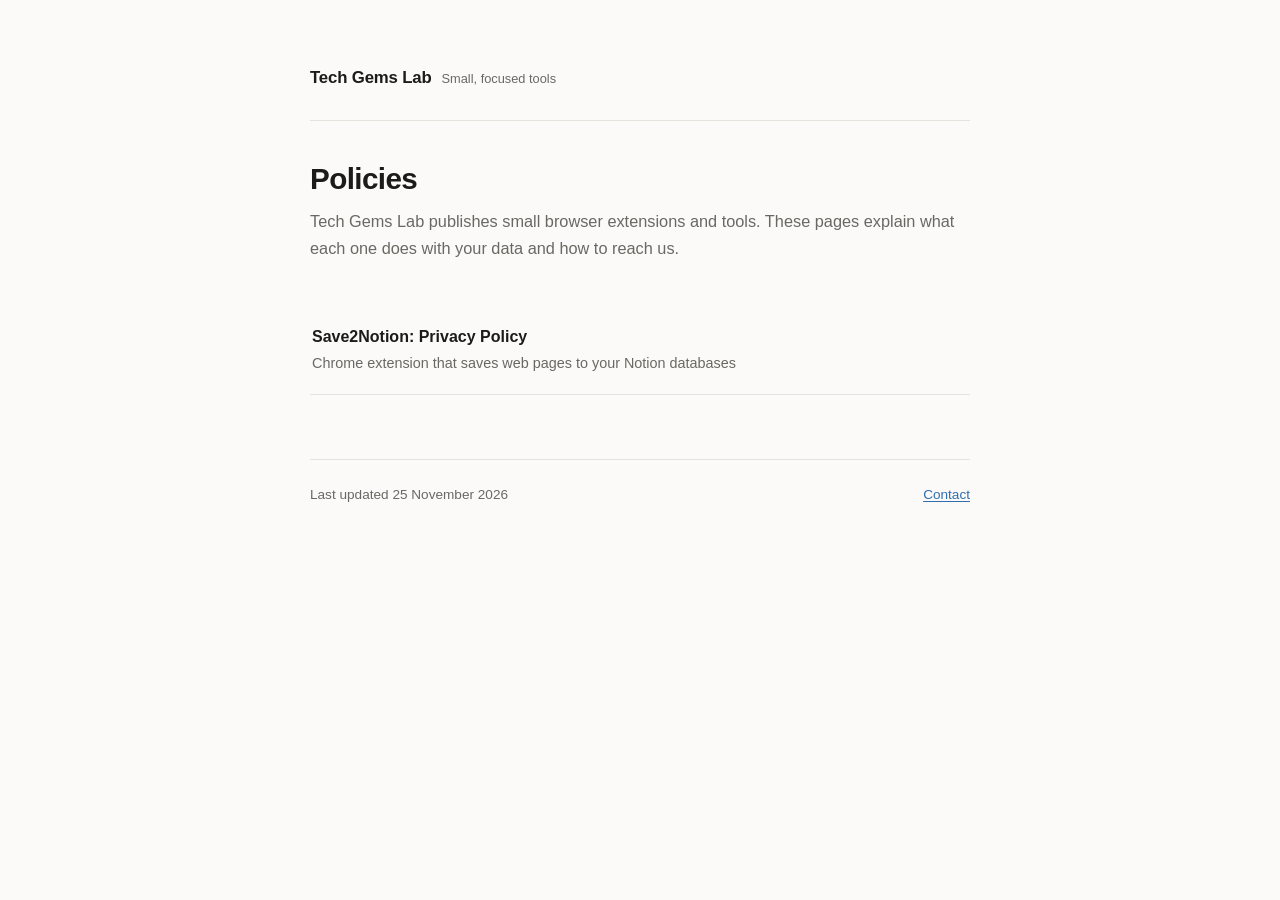
<file: index.html>
<!DOCTYPE html>
<html lang="en">
<head>
<meta charset="utf-8">
<meta name="viewport" content="width=device-width, initial-scale=1">
<title>Tech Gems Lab</title>
<meta name="description" content="Policies for the tools published by Tech Gems Lab.">
<link rel="stylesheet" href="style.css">
</head>
<body>
<div class="wrap">

<header>
    <a class="brand" href="./"><strong>Tech Gems Lab</strong> <span>Small, focused tools</span></a>
</header>

<h1>Policies</h1>
<p class="lede">Tech Gems Lab publishes small browser extensions and tools. These pages explain what each one does with your data and how to reach us.</p>

<ul class="index-list">
    <li><a href="save2notion/privacy.html"><span class="title">Save2Notion: Privacy Policy</span><span class="desc">Chrome extension that saves web pages to your Notion databases</span></a></li>
</ul>

<footer>
    <span>Last updated 25 November 2026</span>
    <nav><a href="https://github.com/tech-gems-lab/tech-gems-lab.github.io/issues">Contact</a></nav>
</footer>

</div>
</body>
</html>
</file>
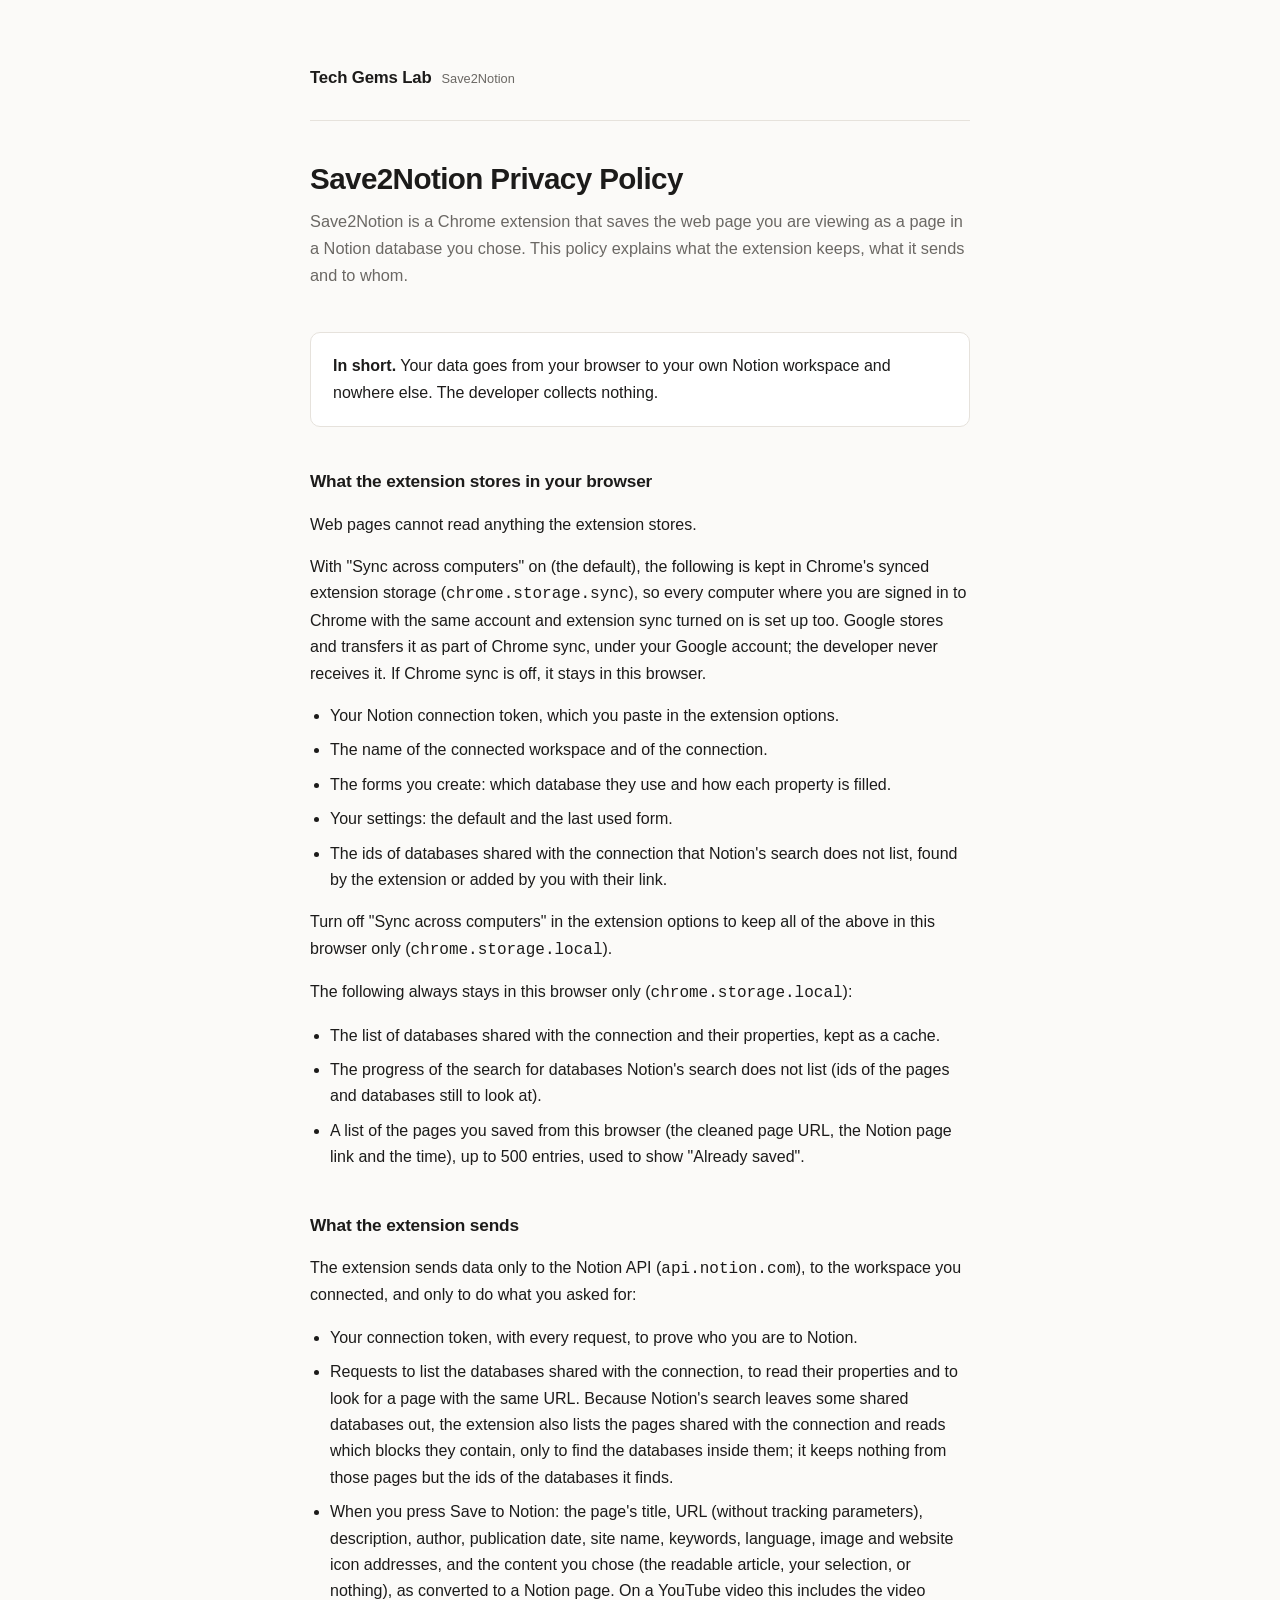
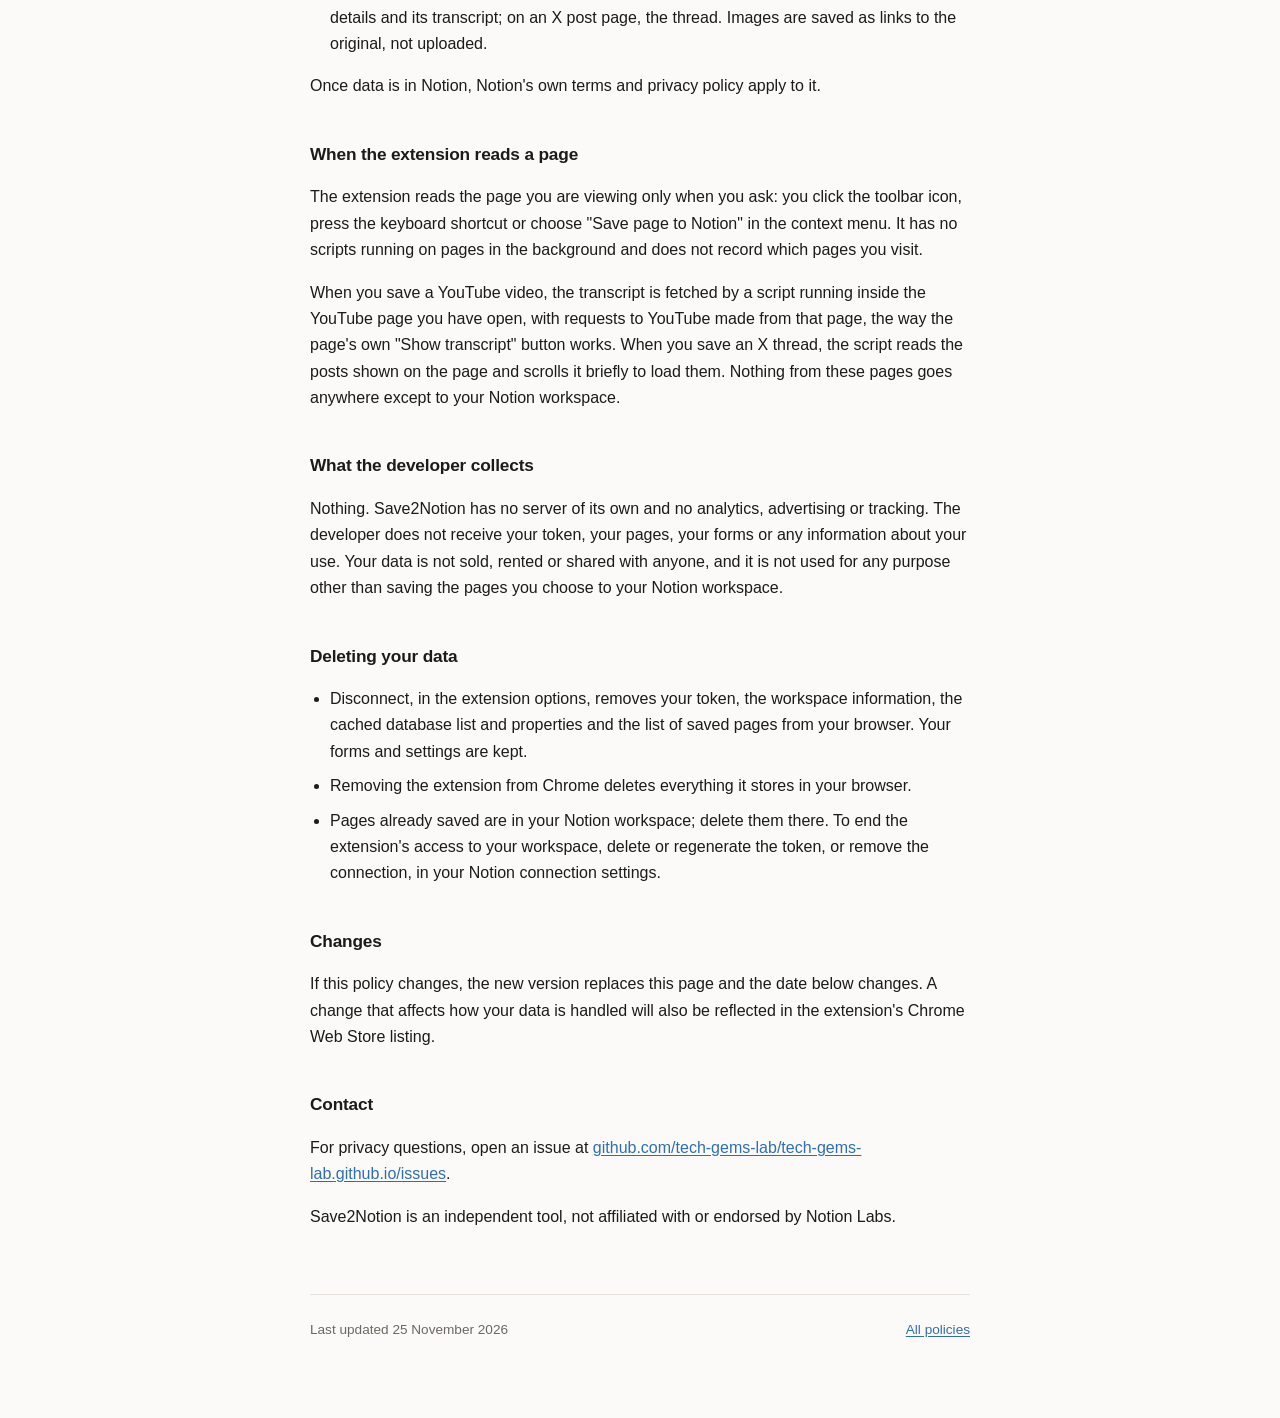
<file: save2notion/privacy.html>
<!DOCTYPE html>
<html lang="en">
<head>
<meta charset="utf-8">
<meta name="viewport" content="width=device-width, initial-scale=1">
<title>Privacy Policy | Save2Notion</title>
<meta name="description" content="Privacy Policy for the Save2Notion Chrome extension.">
<link rel="stylesheet" href="../style.css">
</head>
<body>
<div class="wrap">

<header>
    <a class="brand" href="../"><strong>Tech Gems Lab</strong> <span>Save2Notion</span></a>
</header>

<h1>Save2Notion Privacy Policy</h1>
<p class="lede">Save2Notion is a Chrome extension that saves the web page you are viewing as a page in a Notion database you chose. This policy explains what the extension keeps, what it sends and to whom.</p>

<div class="card">
    <p><strong>In short.</strong> Your data goes from your browser to your own Notion workspace and nowhere else. The developer collects nothing.</p>
</div>

<h2>What the extension stores in your browser</h2>
<p>Web pages cannot read anything the extension stores.</p>
<p>With "Sync across computers" on (the default), the following is kept in Chrome's synced extension storage (<code>chrome.storage.sync</code>), so every computer where you are signed in to Chrome with the same account and extension sync turned on is set up too. Google stores and transfers it as part of Chrome sync, under your Google account; the developer never receives it. If Chrome sync is off, it stays in this browser.</p>
<ul>
    <li>Your Notion connection token, which you paste in the extension options.</li>
    <li>The name of the connected workspace and of the connection.</li>
    <li>The forms you create: which database they use and how each property is filled.</li>
    <li>Your settings: the default and the last used form.</li>
    <li>The ids of databases shared with the connection that Notion's search does not list, found by the extension or added by you with their link.</li>
</ul>
<p>Turn off "Sync across computers" in the extension options to keep all of the above in this browser only (<code>chrome.storage.local</code>).</p>
<p>The following always stays in this browser only (<code>chrome.storage.local</code>):</p>
<ul>
    <li>The list of databases shared with the connection and their properties, kept as a cache.</li>
    <li>The progress of the search for databases Notion's search does not list (ids of the pages and databases still to look at).</li>
    <li>A list of the pages you saved from this browser (the cleaned page URL, the Notion page link and the time), up to 500 entries, used to show "Already saved".</li>
</ul>

<h2>What the extension sends</h2>
<p>The extension sends data only to the Notion API (<code>api.notion.com</code>), to the workspace you connected, and only to do what you asked for:</p>
<ul>
    <li>Your connection token, with every request, to prove who you are to Notion.</li>
    <li>Requests to list the databases shared with the connection, to read their properties and to look for a page with the same URL. Because Notion's search leaves some shared databases out, the extension also lists the pages shared with the connection and reads which blocks they contain, only to find the databases inside them; it keeps nothing from those pages but the ids of the databases it finds.</li>
    <li>When you press Save to Notion: the page's title, URL (without tracking parameters), description, author, publication date, site name, keywords, language, image and website icon addresses, and the content you chose (the readable article, your selection, or nothing), as converted to a Notion page. On a YouTube video this includes the video details and its transcript; on an X post page, the thread. Images are saved as links to the original, not uploaded.</li>
</ul>
<p>Once data is in Notion, Notion's own terms and privacy policy apply to it.</p>

<h2>When the extension reads a page</h2>
<p>The extension reads the page you are viewing only when you ask: you click the toolbar icon, press the keyboard shortcut or choose "Save page to Notion" in the context menu. It has no scripts running on pages in the background and does not record which pages you visit.</p>
<p>When you save a YouTube video, the transcript is fetched by a script running inside the YouTube page you have open, with requests to YouTube made from that page, the way the page's own "Show transcript" button works. When you save an X thread, the script reads the posts shown on the page and scrolls it briefly to load them. Nothing from these pages goes anywhere except to your Notion workspace.</p>

<h2>What the developer collects</h2>
<p>Nothing. Save2Notion has no server of its own and no analytics, advertising or tracking. The developer does not receive your token, your pages, your forms or any information about your use. Your data is not sold, rented or shared with anyone, and it is not used for any purpose other than saving the pages you choose to your Notion workspace.</p>

<h2>Deleting your data</h2>
<ul>
    <li>Disconnect, in the extension options, removes your token, the workspace information, the cached database list and properties and the list of saved pages from your browser. Your forms and settings are kept.</li>
    <li>Removing the extension from Chrome deletes everything it stores in your browser.</li>
    <li>Pages already saved are in your Notion workspace; delete them there. To end the extension's access to your workspace, delete or regenerate the token, or remove the connection, in your Notion connection settings.</li>
</ul>

<h2>Changes</h2>
<p>If this policy changes, the new version replaces this page and the date below changes. A change that affects how your data is handled will also be reflected in the extension's Chrome Web Store listing.</p>

<h2>Contact</h2>
<p>For privacy questions, open an issue at <a href="https://github.com/tech-gems-lab/tech-gems-lab.github.io/issues">github.com/tech-gems-lab/tech-gems-lab.github.io/issues</a>.</p>

<p>Save2Notion is an independent tool, not affiliated with or endorsed by Notion Labs.</p>

<footer>
    <span>Last updated 25 November 2026</span>
    <nav><a href="../">All policies</a></nav>
</footer>

</div>
</body>
</html>
</file>
<file: style.css>
/* Shared styles for the Tech Gems Lab policy pages.
   Single stylesheet: the pages are static text and share one layout. */

:root {
    color-scheme: light dark;
    --bg: #fbfaf8;
    --surface: #ffffff;
    --text: #1c1b1a;
    --muted: #6b6864;
    --rule: #e6e2dc;
    --accent: #2f6fb0;
}

@media (prefers-color-scheme: dark) {
    :root {
        --bg: #16151a;
        --surface: #1e1d23;
        --text: #eceaf0;
        --muted: #9b97a3;
        --rule: #302e38;
        --accent: #7fb0e6;
    }
}

* {
    box-sizing: border-box;
}

body {
    margin: 0;
    padding: 0 20px;
    background: var(--bg);
    color: var(--text);
    font: 16px/1.65 -apple-system, BlinkMacSystemFont, "Segoe UI", Inter, Roboto,
          "Helvetica Neue", Arial, sans-serif;
    -webkit-font-smoothing: antialiased;
}

.wrap {
    max-width: 660px;
    margin: 0 auto;
    padding-block: 64px 80px;
}

header {
    padding-bottom: 28px;
    margin-bottom: 40px;
    border-bottom: 1px solid var(--rule);
}

.brand {
    display: inline-flex;
    align-items: baseline;
    gap: 10px;
    text-decoration: none;
    color: inherit;
}

.brand strong {
    font-size: 1.05rem;
    font-weight: 600;
    letter-spacing: -0.01em;
}

.brand span {
    font-size: 0.8rem;
    color: var(--muted);
}

h1 {
    margin: 0 0 10px;
    font-size: 1.85rem;
    font-weight: 600;
    letter-spacing: -0.02em;
    line-height: 1.25;
}

.lede {
    margin: 0 0 44px;
    color: var(--muted);
    font-size: 1.02rem;
}

h2 {
    margin: 40px 0 12px;
    font-size: 1.08rem;
    font-weight: 600;
    letter-spacing: -0.01em;
}

p, li {
    color: var(--text);
}

ul {
    padding-left: 20px;
}

li {
    margin-bottom: 8px;
}

a {
    color: var(--accent);
    text-underline-offset: 2px;
}

.card {
    background: var(--surface);
    border: 1px solid var(--rule);
    border-radius: 10px;
    padding: 20px 22px;
    margin: 28px 0;
}

.card p:first-child { margin-top: 0; }
.card p:last-child  { margin-bottom: 0; }

.index-list {
    list-style: none;
    padding: 0;
    margin: 36px 0 0;
}

.index-list li {
    margin: 0;
    border-bottom: 1px solid var(--rule);
}

.index-list a {
    display: block;
    padding: 18px 2px;
    text-decoration: none;
    color: inherit;
}

.index-list a:hover .title { color: var(--accent); }

.index-list .title {
    display: block;
    font-weight: 600;
    margin-bottom: 2px;
}

.index-list .desc {
    display: block;
    font-size: 0.9rem;
    color: var(--muted);
}

footer {
    margin-top: 64px;
    padding-top: 24px;
    border-top: 1px solid var(--rule);
    font-size: 0.85rem;
    color: var(--muted);
    display: flex;
    flex-wrap: wrap;
    gap: 8px 18px;
    justify-content: space-between;
}

footer nav {
    display: flex;
    flex-wrap: wrap;
    gap: 8px 18px;
}
</file>
